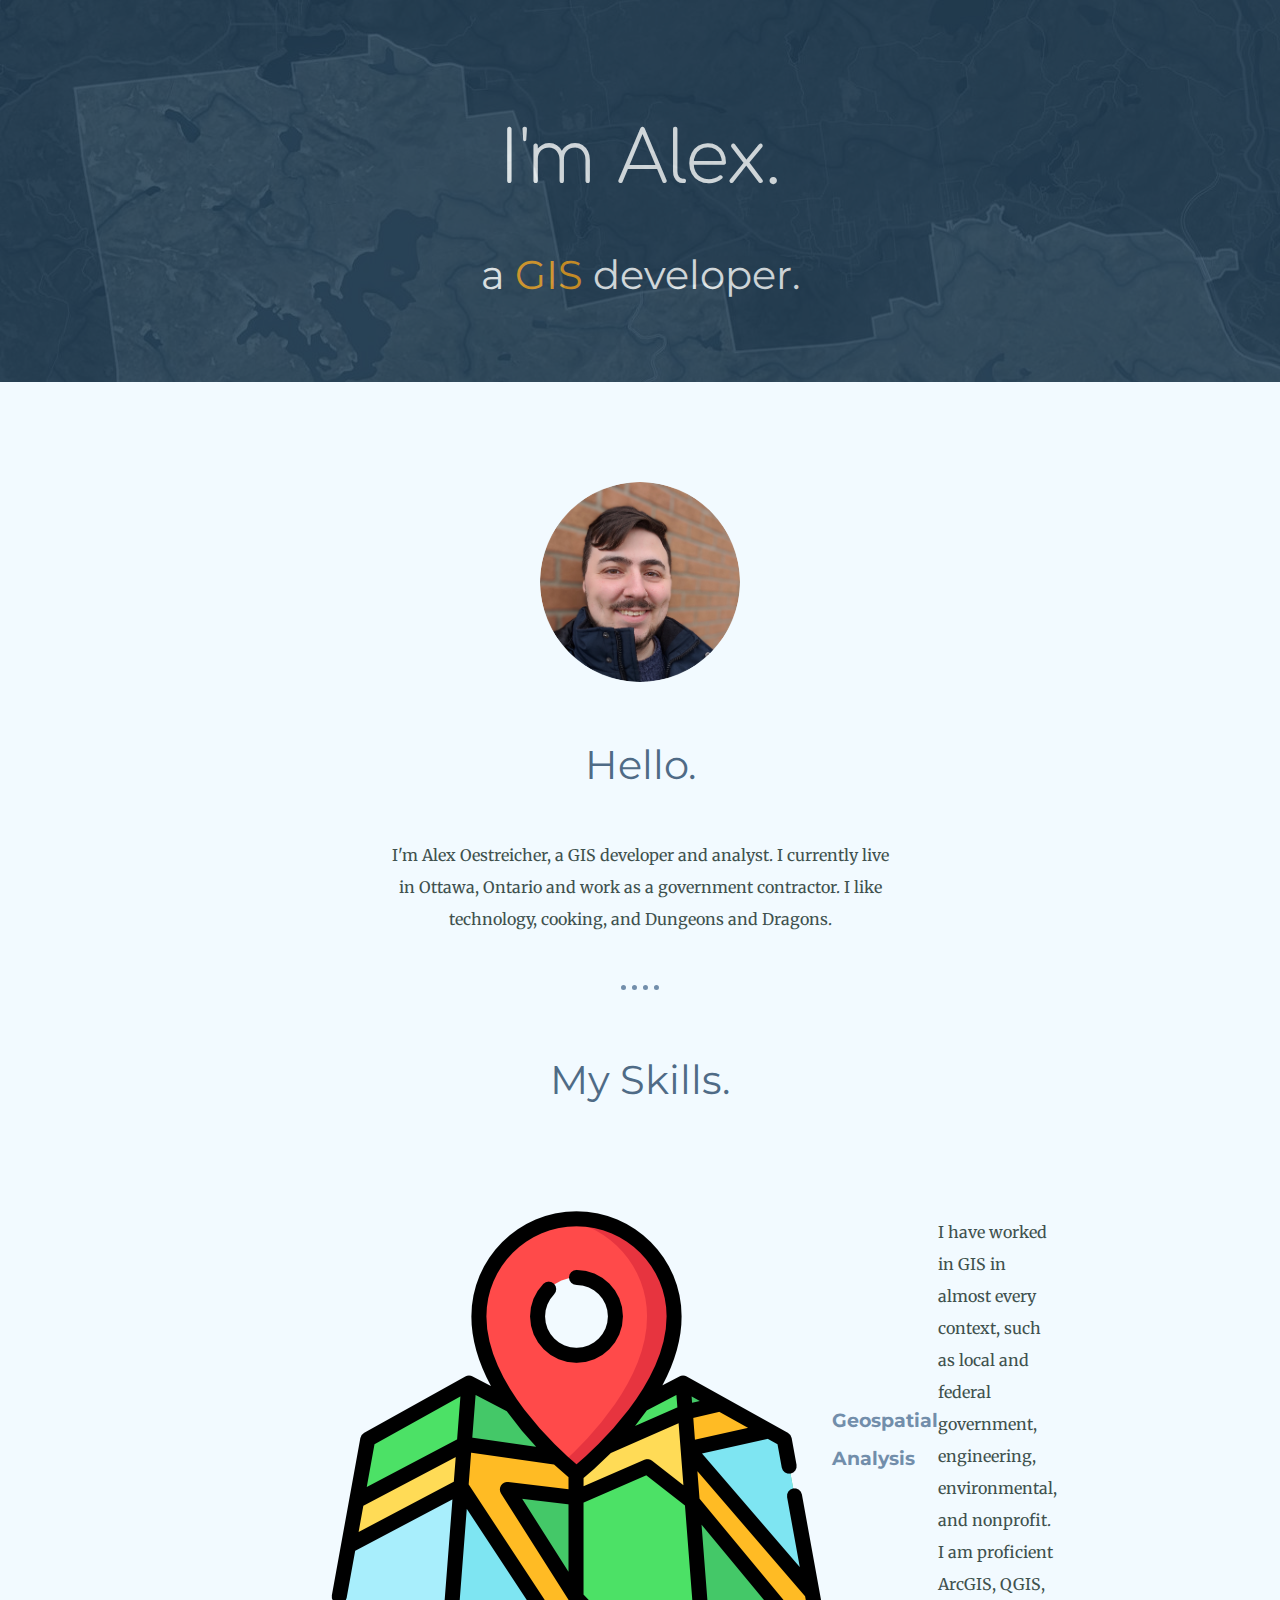
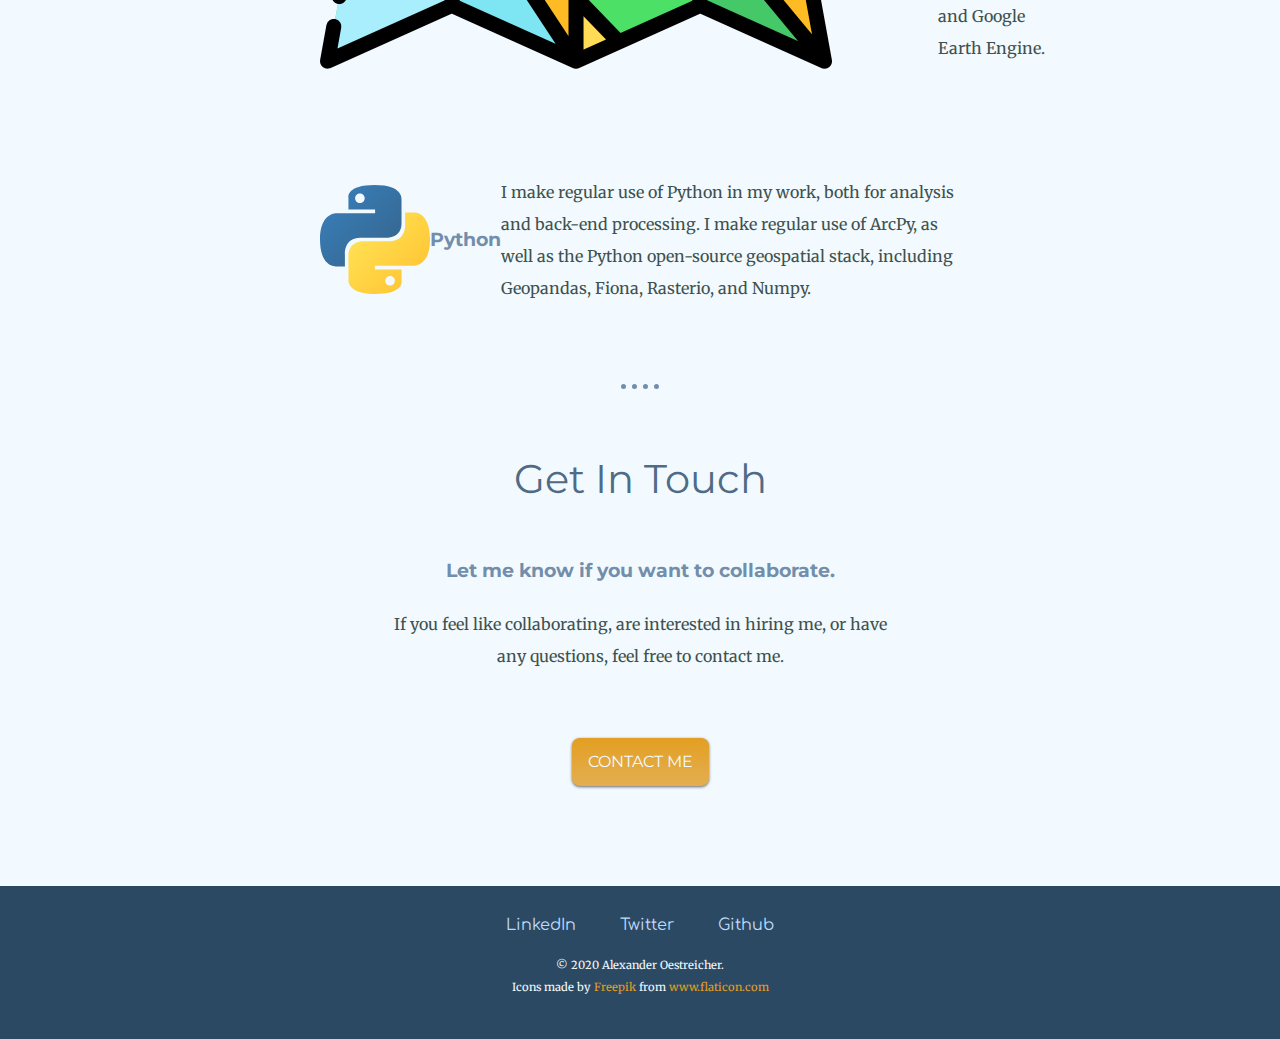
<file: index.html>
<!DOCTYPE html>
<html lang="en" dir="ltr">

<head>
  <meta charset="utf-8">
  <title>My Site</title>
  <link rel="stylesheet" href="css/styles.css">
  <link rel="icon" href="favicon.ico">
  <link href="https://fonts.googleapis.com/css2?family=Comfortaa:wght@300;400&family=Merriweather:ital,wght@0,300;0,400;0,700;1,300;1,400;1,700&family=Montserrat:ital,wght@0,100;0,200;0,300;0,400;1,100;1,200;1,300;1,400&display=swap"
    rel="stylesheet">
</head>


<body>
  <div class="bgimg">
    <div class="top-container">
      <h1>I'm Alex.</h1>
      <h2 class="topcontainerh3">a <span class="gistext">GIS</span> developer.</h2>
    </div>
  </div>
  <div class="middle-container">
    <div class="profile">
      <img src="images/circle-cropped copy.png" class="profilepic" alt="">
      <h2>Hello.</h2>
      <p>I'm Alex Oestreicher, a GIS developer and analyst. I currently live in Ottawa, Ontario and work as a government contractor. I like technology, cooking, and Dungeons and Dragons.</p>
    </div>
    <hr>
    <div class="skills">
      <h2>My Skills.</h2>
      <div class="skill-row left">
        <img class="gis-img" src="images/map.png" alt="">
        <h3>Geospatial Analysis</h3>
        <p class="gisdesc">I have worked in GIS in almost every context, such as local and federal government, engineering, environmental, and nonprofit. I am proficient ArcGIS, QGIS, and Google Earth Engine.</p>
      </div>
      <div class="skill-row right">
        <img class="python-img" src="images/python.svg" alt="">
        <h3>Python</h3>
        <p class="pythondesc">I make regular use of Python in my work, both for analysis and back-end processing. I make regular use of ArcPy, as well as the Python open-source geospatial stack, including Geopandas, Fiona, Rasterio, and Numpy. </p>
      </div>
    </div>
    <hr>
    <div class="contact-me">
      <h2>Get In Touch</h2>
      <h3>Let me know if you want to collaborate.</h3>
      <p>If you feel like collaborating, are interested in hiring me, or have any questions, feel free to contact me.</p>
      <a class="btn" href="mailto:awoestreicher@gmail.com">CONTACT ME</a>
    </div>
  </div>


  <div class="bottom-container">
    <a class="footer-link" href="https://www.linkedin.com/">LinkedIn</a>
    <a class="footer-link" href="https://twitter.com/">Twitter</a>
    <a class="footer-link" href="https://github.com/">Github</a>
    <p class="copyright">© 2020 Alexander Oestreicher.</p>
    <p class="copyright">Icons made by <a href="http://www.freepik.com/" title="Freepik">Freepik</a> from <a href="https://www.flaticon.com/" title="Flaticon"> www.flaticon.com</a></p>
  </div>
</body>

</html>
</file>
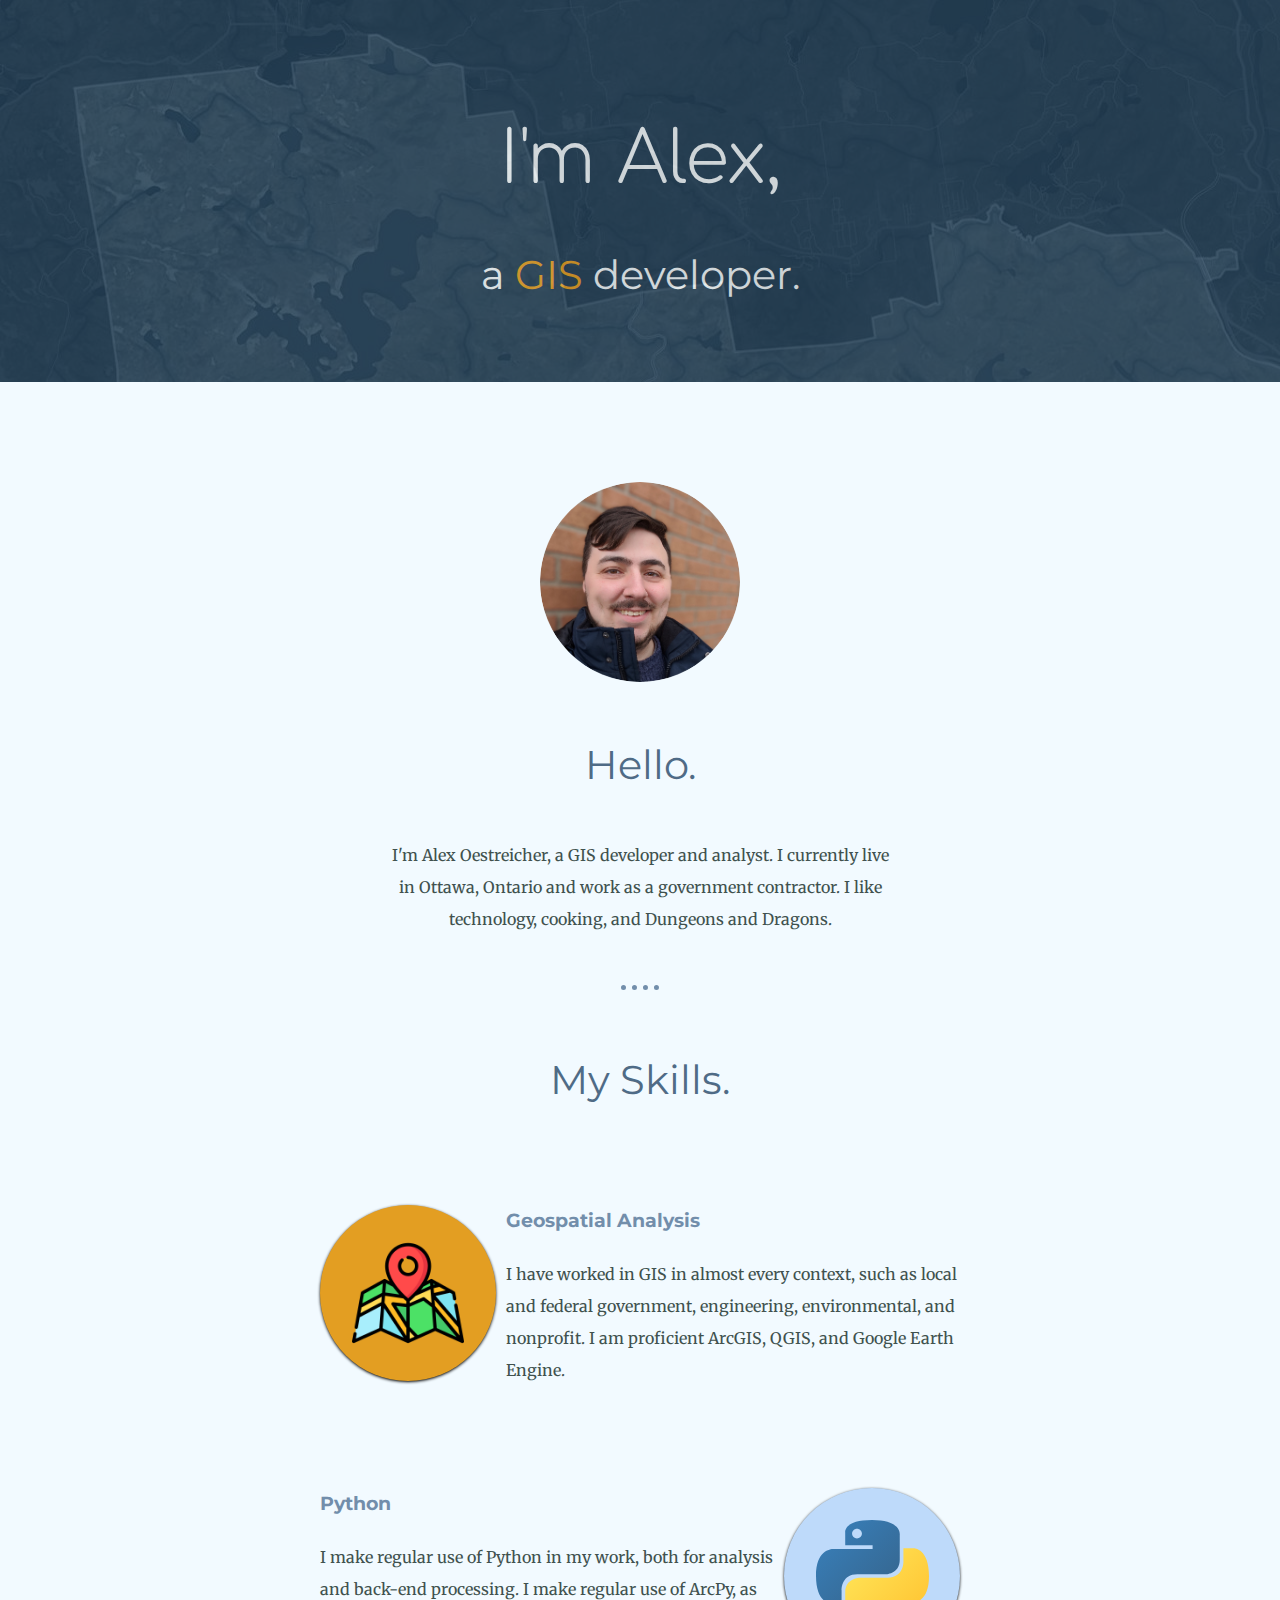
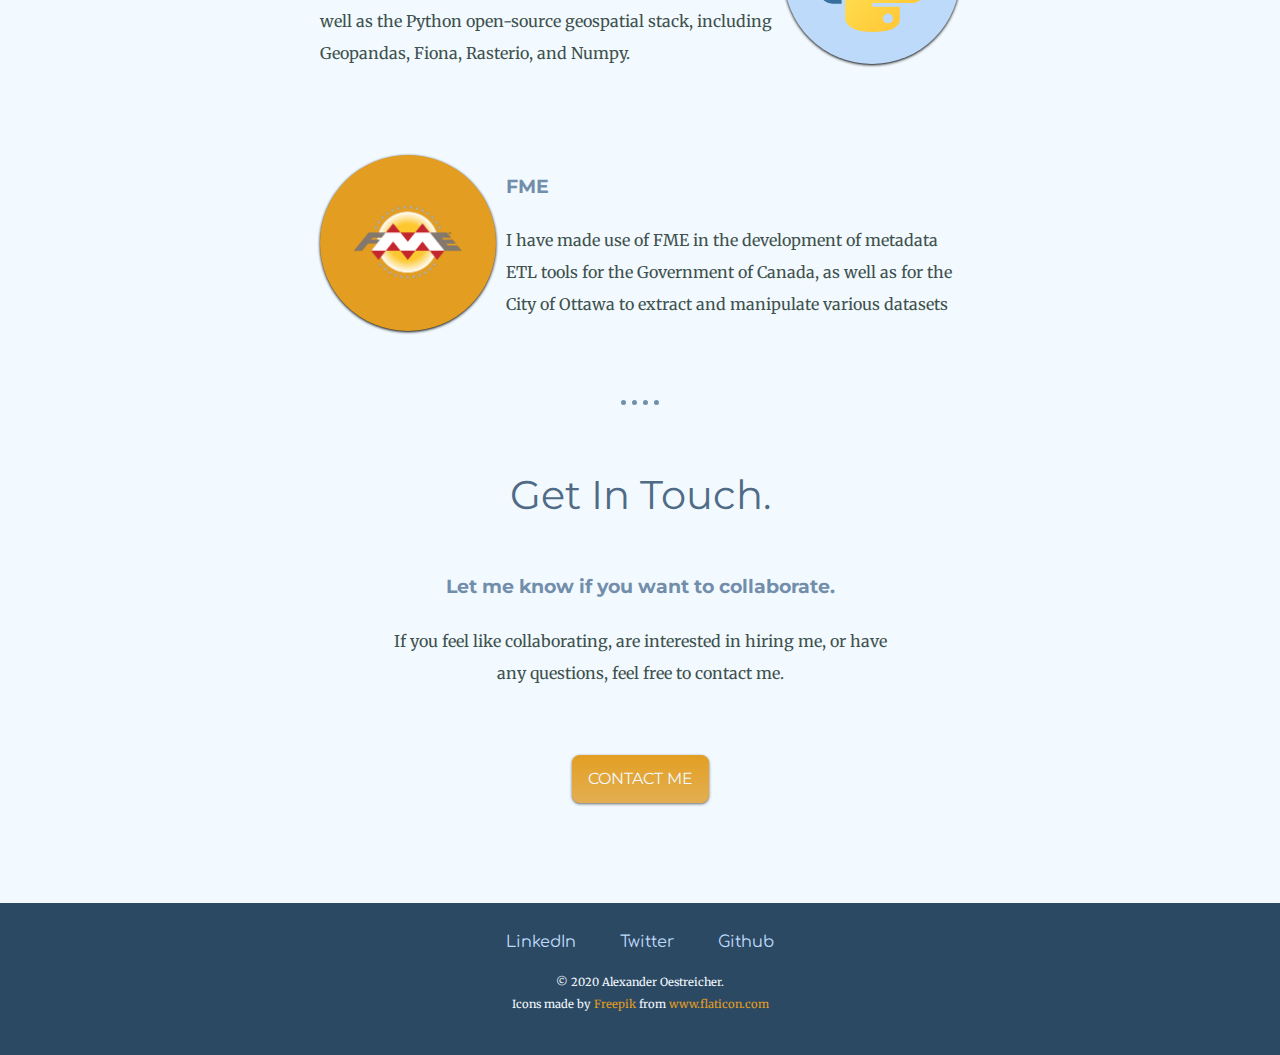
<file: initialpersonalsite/index.html>
<!DOCTYPE html>
<html lang="en" dir="ltr">

<head>
  <meta charset="utf-8">
  <title>My Site</title>
  <link rel="stylesheet" href="css/styles.css">
  <link rel="icon" href="favicon.ico">
  <link href="https://fonts.googleapis.com/css2?family=Comfortaa:wght@300;400&family=Merriweather:ital,wght@0,300;0,400;0,700;1,300;1,400;1,700&family=Montserrat:ital,wght@0,100;0,200;0,300;0,400;1,100;1,200;1,300;1,400&display=swap"
    rel="stylesheet">
</head>


<body>
  <div class="bgimg">
    <div class="top-container">
      <h1>I'm Alex,</h1>
      <h2 class="topcontainerh3">a <span class="gistext">GIS</span> developer.</h2>
    </div>
  </div>
  <div class="middle-container">
    <div class="profile">
      <div class="imgdiv">
        <img src="images/circle-cropped copy.png" class="profilepic" alt="">
      </div>
      <h2>Hello.</h2>
      <p>I'm Alex Oestreicher, a GIS developer and analyst. I currently live in Ottawa, Ontario and work as a government contractor. I like technology, cooking, and Dungeons and Dragons.</p>
    </div>
    <hr>
    <div class="skills">
      <h2>My Skills.</h2>
      <div class="skill-row">
        <div class="imgdiv">
          <img class="skill-img" src="images/map.png" alt="">
        </div>
        <div>
          <h3>Geospatial Analysis</h3>
          <p>I have worked in GIS in almost every context, such as local and federal government, engineering, environmental, and nonprofit. I am proficient ArcGIS, QGIS, and Google Earth Engine.</p>
        </div>
      </div>
      <div class="skill-row">
        <div>
          <h3>Python</h3>
          <p>I make regular use of Python in my work, both for analysis and back-end processing. I make regular use of ArcPy, as well as the Python open-source geospatial stack, including Geopandas, Fiona, Rasterio, and Numpy. </p>
        </div>
        <div class="imgdiv">
          <img class="skill-img" src="images/python.svg" alt="">
        </div>
      </div>
      <div class="skill-row">
        <div class="imgdiv">
          <img class="skill-img" src="images/fme-logo-for-demos.png" alt="">
        </div>
        <div>
          <h3>FME</h3>
          <p>I have made use of FME in the development of metadata ETL tools for the Government of Canada, as well as for the City of Ottawa to extract and manipulate various datasets</p>
        </div>
      </div>
    </div>
    <hr>
    <div class="contact-me">
      <h2>Get In Touch.</h2>
      <h3>Let me know if you want to collaborate.</h3>
      <p>If you feel like collaborating, are interested in hiring me, or have any questions, feel free to contact me.</p>
      <a class="btn" href="mailto:awoestreicher@gmail.com">CONTACT ME</a>
    </div>
  </div>


  <div class="bottom-container">
    <a class="footer-link" href="https://www.linkedin.com/">LinkedIn</a>
    <a class="footer-link" href="https://twitter.com/">Twitter</a>
    <a class="footer-link" href="https://github.com/">Github</a>
    <p class="copyright">© 2020 Alexander Oestreicher.</p>
    <p class="copyright">Icons made by <a href="http://www.freepik.com/" title="Freepik">Freepik</a> from <a href="https://www.flaticon.com/" title="Flaticon"> www.flaticon.com</a></p>
  </div>
</body>

</html>
</file>
<file: css/styles.css>
body {
  margin: 0;
  background-color: #F2FAFF;
  text-align: center;
  font-family: "Merriweather",
    serif;
}

.portrait {
  width: 250px;
  height: 250px;
  margin: 50px auto 0 auto;
}

.top-container {
  position: relative;
  padding-top: 50px;
  padding-bottom: 50px;
  color: #F2FAFF;
  background-color: #203E57;
  opacity: 0.8;
}

.bgimg {
  background-image: url(../images/BG.jpg);
  z-index: -1;
}

.middle-container {
  margin-top: 100px;
  line-height: 2;
}

.bottom-container {
  margin: 100px 0 0 0;
  padding-top: 10px;
  padding-bottom: 40px;
  background-color: #2C4963;
}

.bottom-container>p {
  margin: 0;
  color: #F2FAFF;
}

.skill-row {
  display:flex;
  align-items: center;
  line-height: 2;
  margin: 5% 25% 5% 25%;
  text-align: left;
}

.skill-row:nth-of-type(odd)>.imgdiv {
  width: 7rem;
  height: 7rem;
  padding: 2rem;
  margin-right: 10px;
  border-radius: 100%;
  background-color: #E39E22;
  box-shadow: 0 1px 3px;
}


.skill-row:nth-of-type(even)>.imgdiv {
  width: 7rem;
  height:7rem;
  padding: 2rem;
  margin-left: 10px;
  border-radius: 100%;
  background-color: #BEDAFA;
  box-shadow: 0 1px 3px;
  align-items: center;
}

.imgdiv>.skill-img{
  height:7rem;
  margin:auto;
}

.profile {
  margin-right: 30%;
  margin-left: 30%;

}

.contact-me {
  margin-left: 30%;
  margin-right: 30%;
}

a {
  color: #E39E22;
  text-decoration: none;
}

h1 {
  margin: 70px auto 50px auto;
  color: #F2FAFF;
  font-family: 'Comfortaa',
    sans-serif;
  font-size: 4.5rem;
  font-weight: 100;
}

h2 {
  color: #4F6B86;
  font-family: 'Montserrat',
    sans-serif;
  font-size: 2.5rem;
  font-weight: normal;
}

h3 {
  color: #728EAB;
  font-family: 'Montserrat',
    sans-serif;
}

.topcontainerh3 {
  color: #F2FAFF;
}

.top-cloud {
  position: absolute;
  top: 50px;
  right: 300px;
}

.gistext {
  color: #E39E22;
}

.profilepic {
  width: 200px;
  border-radius: 50%;
}

p {
  color: #40514E;
  line-height: 2;
  display: flex;
  font-size: 1rem;
}

hr {
  width: 3%;
  height: 0;
  margin: 50px auto 50px auto;
  border-color: #728EAB;
  border-width: 5px;
  border-style: dotted none none;
}

.btn {
  background-color: #E39E22;
  color: #F2FAFF;
  text-decoration: none;
  font-family: "Montserrat", sans-serif;
  padding: 0.5rem 1rem 0.5rem 1rem;
  margin-top: 50px;
  display: inline-block;
  border-radius: 0.5rem;
  background: #e39f22;
  background-image: -webkit-linear-gradient(top, #e39f22, #e3ae52);
  background-image: -moz-linear-gradient(top, #e39f22, #e3ae52);
  background-image: -ms-linear-gradient(top, #e39f22, #e3ae52);
  background-image: -o-linear-gradient(top, #e39f22, #e3ae52);
  background-image: linear-gradient(to bottom, #e39f22, #e3ae52);
  box-shadow: 0px 1px 3px #666666;
}

.btn:hover {
  text-decoration: none;
  box-shadow: 0px 2px 6px #666666;
  transition: 0.5s;
}

.footer-link {
  margin: 20px;
  font-family: "Comfortaa", sans-serif;
  text-decoration: none;
  display: inline-block;
  color: #BEDAFA;
}

.footer-link:hover {
  color: #e39f22;
  transition: 0.7s;
}

.copyright {
  font-size: 0.7rem;
  display: block;
}
</file>
<file: initialpersonalsite/css/styles.css>
body {
  margin: 0;
  background-color: #F2FAFF;
  text-align: center;
  font-family: "Merriweather",
    serif;
}

.portrait {
  width: 250px;
  height: 250px;
  margin: 50px auto 0 auto;
}

.top-container {
  position: relative;
  padding-top: 50px;
  padding-bottom: 50px;
  color: #F2FAFF;
  background-color: #203E57;
  opacity: 0.8;
}

.bgimg {
  background-image: url(../images/BG.jpg);
  z-index: -1;
}

.middle-container {
  margin-top: 100px;
  line-height: 2;
}

.bottom-container {
  margin: 100px 0 0 0;
  padding-top: 10px;
  padding-bottom: 40px;
  background-color: #2C4963;
}

.bottom-container>p {
  margin: 0;
  color: #F2FAFF;
}

.skill-row {
  display:flex;
  align-items: center;
  line-height: 2;
  margin: 5% 25% 5% 25%;
  text-align: left;
}

.skill-row:nth-of-type(odd)>.imgdiv {
  width: 7rem;
  height: 7rem;
  padding: 2rem;
  margin-right: 10px;
  border-radius: 100%;
  background-color: #E39E22;
  box-shadow: 0 1px 3px;
}


.skill-row:nth-of-type(even)>.imgdiv {
  width: 7rem;
  height:7rem;
  padding: 2rem;
  margin-left: 10px;
  border-radius: 100%;
  background-color: #BEDAFA;
  box-shadow: 0 1px 3px;
  align-items: center;
}

.imgdiv>.skill-img{
  height:7rem;
  margin:auto;
}

.profile {
  margin-right: 30%;
  margin-left: 30%;

}

.contact-me {
  margin-left: 30%;
  margin-right: 30%;
}

a {
  color: #E39E22;
  text-decoration: none;
}

h1 {
  margin: 70px auto 50px auto;
  color: #F2FAFF;
  font-family: 'Comfortaa',
    sans-serif;
  font-size: 4.5rem;
  font-weight: 100;
}

h2 {
  color: #4F6B86;
  font-family: 'Montserrat',
    sans-serif;
  font-size: 2.5rem;
  font-weight: normal;
}

h3 {
  color: #728EAB;
  font-family: 'Montserrat',
    sans-serif;
}

.topcontainerh3 {
  color: #F2FAFF;
}

.top-cloud {
  position: absolute;
  top: 50px;
  right: 300px;
}

.gistext {
  color: #E39E22;
}

.profilepic {
  width: 200px;
  border-radius: 50%;
}

p {
  color: #40514E;
  line-height: 2;
  display: flex;
  font-size: 1rem;
}

hr {
  width: 3%;
  height: 0;
  margin: 50px auto 50px auto;
  border-color: #728EAB;
  border-width: 5px;
  border-style: dotted none none;
}

.btn {
  background-color: #E39E22;
  color: #F2FAFF;
  text-decoration: none;
  font-family: "Montserrat", sans-serif;
  padding: 0.5rem 1rem 0.5rem 1rem;
  margin-top: 50px;
  display: inline-block;
  border-radius: 0.5rem;
  background: #e39f22;
  background-image: -webkit-linear-gradient(top, #e39f22, #e3ae52);
  background-image: -moz-linear-gradient(top, #e39f22, #e3ae52);
  background-image: -ms-linear-gradient(top, #e39f22, #e3ae52);
  background-image: -o-linear-gradient(top, #e39f22, #e3ae52);
  background-image: linear-gradient(to bottom, #e39f22, #e3ae52);
  box-shadow: 0 1px 3px #666666;
}

.btn:hover {
  text-decoration: none;
  box-shadow: 0 2px 6px #666666;
  transition: 0.5s;
}

.footer-link {
  margin: 20px;
  font-family: "Comfortaa", sans-serif;
  text-decoration: none;
  display: inline-block;
  color: #BEDAFA;
}

.footer-link:hover {
  color: #e39f22;
  transition: 0.7s;
}

.copyright {
  font-size: 0.7rem;
  display: block;
}
</file>
